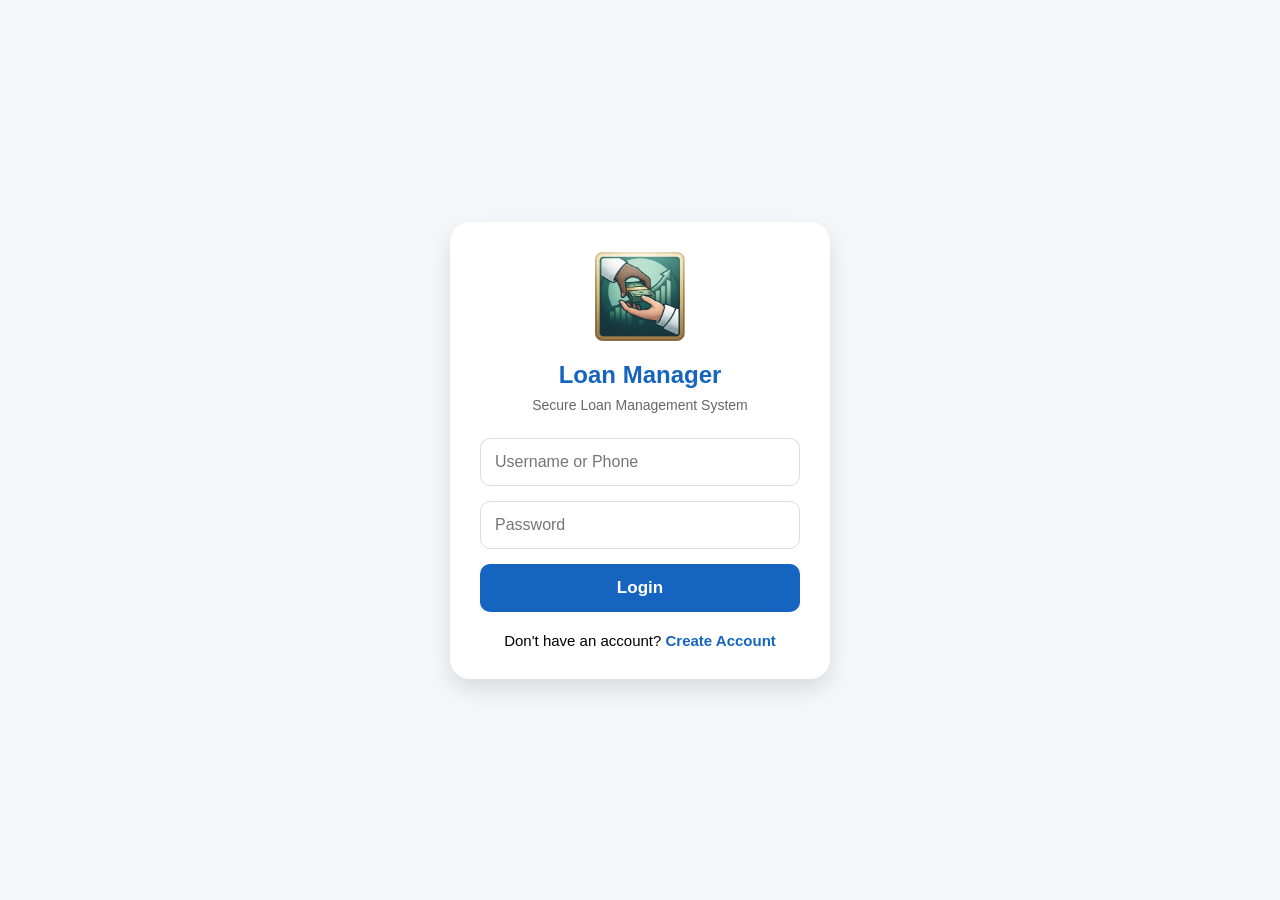
<file: index.html>
<!DOCTYPE html>
<html lang="en">

<head>

<meta charset="UTF-8">

<meta name="viewport"
content="width=device-width, initial-scale=1.0">

<title>Loan Manager - Login</title>

<link rel="manifest" href="manifest.json">

<meta name="theme-color"
content="#1565C0">

<meta name="mobile-web-app-capable"
content="yes">

<meta name="apple-mobile-web-app-capable"
content="yes">

<link rel="stylesheet"
href="css/style.css">

</head>

<body>

<script>

// Auto Login

const savedUser =
localStorage.getItem("loggedInUser");

if(savedUser){

window.location.replace("dashboard.html");

}

</script>

<div class="login-container">

<div class="login-card">

<img
src="images/logo.png"
class="logo">

<h2>

Loan Manager

</h2>

<p class="subtitle">

Secure Loan Management System

</p>

<input

type="text"

id="username"

placeholder="Username or Phone"

autocomplete="username">

<input

type="password"

id="password"

placeholder="Password"

autocomplete="current-password">

<button

id="loginBtn">

Login

</button>

<p class="register-text">

Don't have an account?

<a href="register.html">

Create Account

</a>

</p>

</div>

</div>

<script src="js/db.js"></script>

<script src="js/login.js"></script>

<script>

if("serviceWorker" in navigator){

window.addEventListener("load",function(){

navigator.serviceWorker.register("service-worker.js");

});

}

</script>

</body>

</html>
</file>
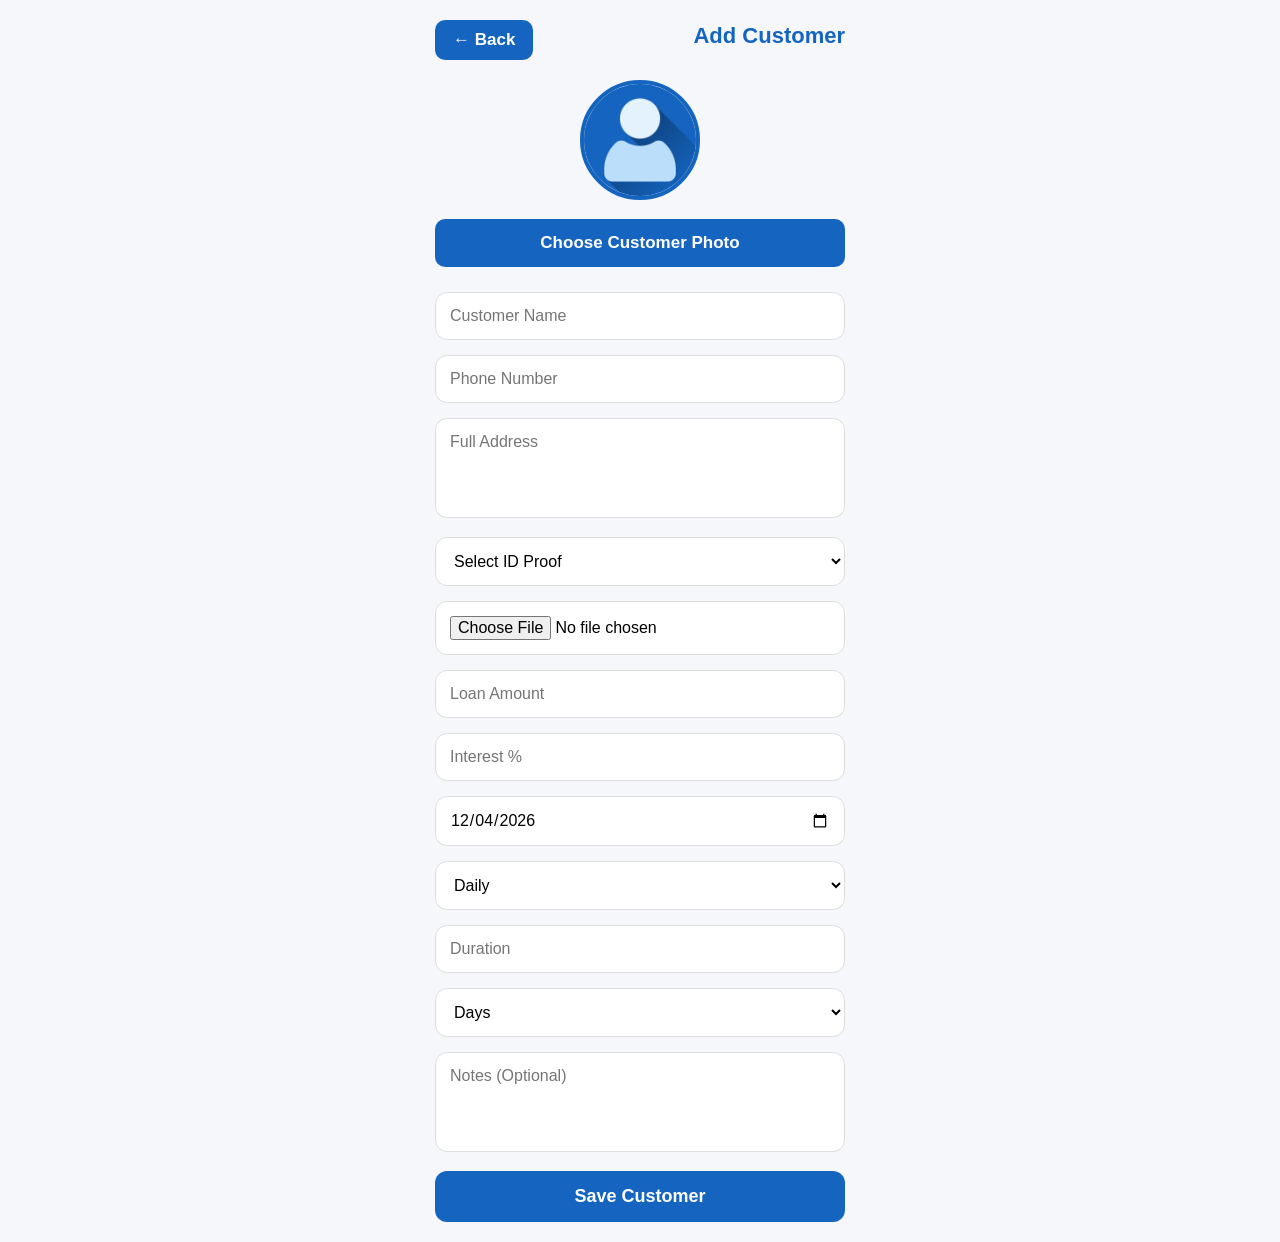
<file: add_customer.html>
<!DOCTYPE html>
<html lang="en">

<head>

<meta charset="UTF-8">
<meta name="viewport" content="width=device-width, initial-scale=1.0">

<title>Add Customer</title>

<link rel="stylesheet" href="css/style.css">
<link rel="stylesheet" href="css/forms.css">

</head>

<body>

<div class="container">

<div class="page-header">

<button onclick="history.back()">
← Back
</button>

<h2>Add Customer</h2>

</div>

<!-- Profile Photo -->

<div class="photo-section">

<img
id="previewPhoto"
src="images/user.png"
alt="Customer Photo">

<input
type="file"
id="photo"
accept="image/*"
hidden>

<button
type="button"
onclick="document.getElementById('photo').click()">

Choose Customer Photo

</button>

</div>

<!-- Basic Details -->

<input
type="text"
id="name"
placeholder="Customer Name">

<input
type="tel"
id="phone"
placeholder="Phone Number">

<textarea
id="address"
placeholder="Full Address"></textarea>

<!-- ID Proof -->

<select id="idType">

<option value="">Select ID Proof</option>

<option value="Aadhaar">
Aadhaar Card
</option>

<option value="PAN">
PAN Card
</option>

<option value="Driving Licence">
Driving Licence
</option>

<option value="Voter ID">
Voter ID
</option>

</select>

<input
type="file"
id="idPhoto"
accept="image/*">

<!-- Loan -->

<input
type="number"
id="loan"
placeholder="Loan Amount">

<input
type="number"
id="interest"
placeholder="Interest %">

<input
type="date"
id="loanDate">

<select id="paymentType">

<option value="Daily">
Daily
</option>

<option value="Weekly">
Weekly
</option>

<option value="Monthly">
Monthly
</option>

</select>

<input
type="number"
id="duration"
placeholder="Duration">

<select id="durationType">

<option value="Days">
Days
</option>

<option value="Months">
Months
</option>

<option value="Years">
Years
</option>

</select>

<!-- Notes -->

<textarea
id="notes"
placeholder="Notes (Optional)"></textarea>

<button id="saveBtn">

Save Customer

</button>

</div>

<script src="js/db.js"></script>
<script src="js/customer.js"></script>

</body>

</html>
</file>
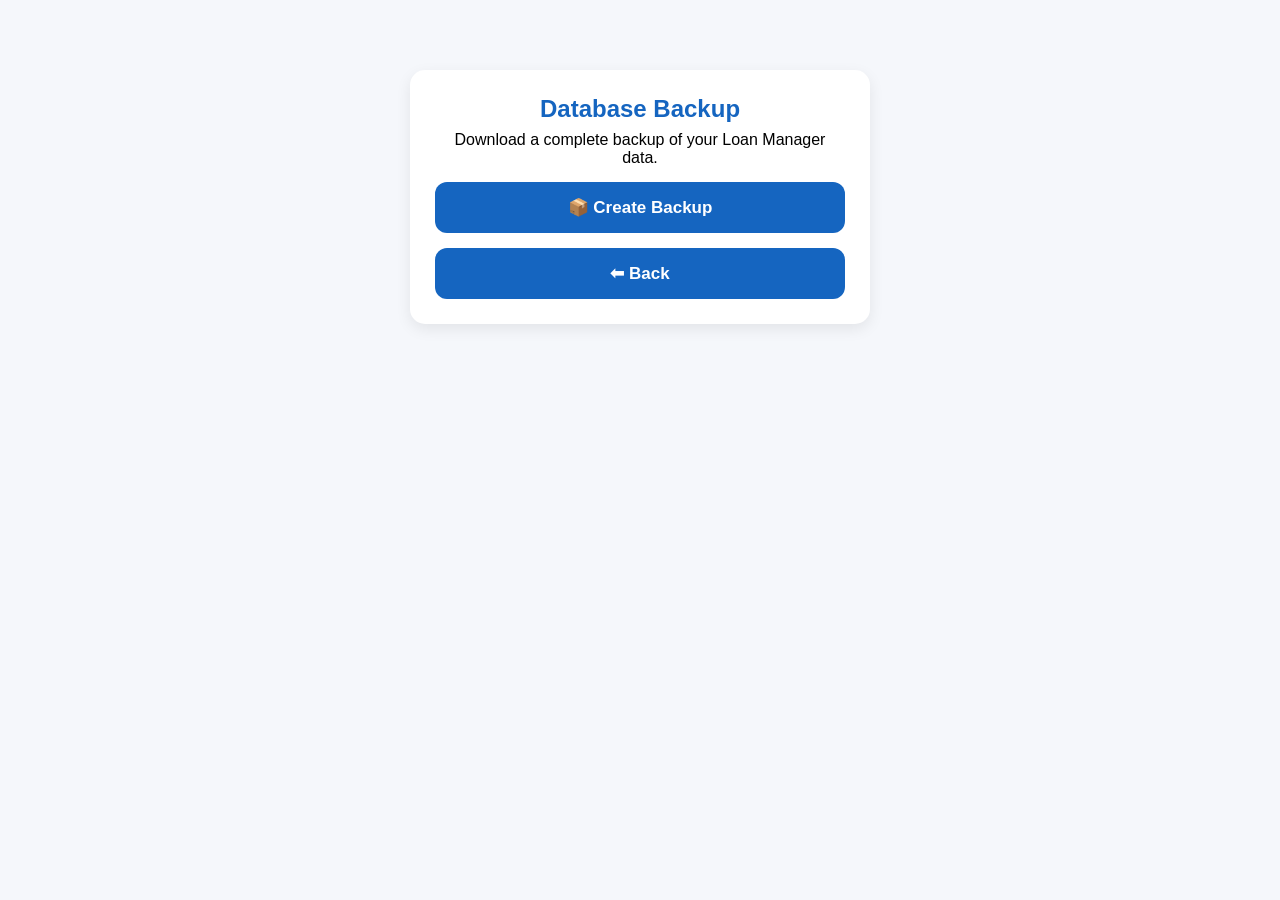
<file: backup.html>
<!DOCTYPE html>
<html lang="en">

<head>

<meta charset="UTF-8">
<meta name="viewport" content="width=device-width, initial-scale=1.0">

<title>Backup Database</title>

<link rel="stylesheet" href="css/style.css">

<style>

body{
font-family:Arial,sans-serif;
background:#f5f7fb;
}

.container{
max-width:500px;
margin:auto;
padding:20px;
}

.card{
background:#fff;
padding:25px;
border-radius:15px;
box-shadow:0 5px 15px rgba(0,0,0,.08);
text-align:center;
margin-top:50px;
}

button{
width:100%;
padding:15px;
margin-top:15px;
border:none;
border-radius:12px;
background:#1565C0;
color:#fff;
font-size:17px;
cursor:pointer;
}

button:hover{
background:#0D47A1;
}

</style>

</head>

<body>

<div class="container">

<div class="card">

<h2>Database Backup</h2>

<p>

Download a complete backup of your Loan Manager data.

</p>

<button id="backupBtn">

📦 Create Backup

</button>

<button onclick="history.back()">

⬅ Back

</button>

</div>

</div>

<script src="js/db.js"></script>
<script src="js/backup.js"></script>

</body>

</html>
</file>
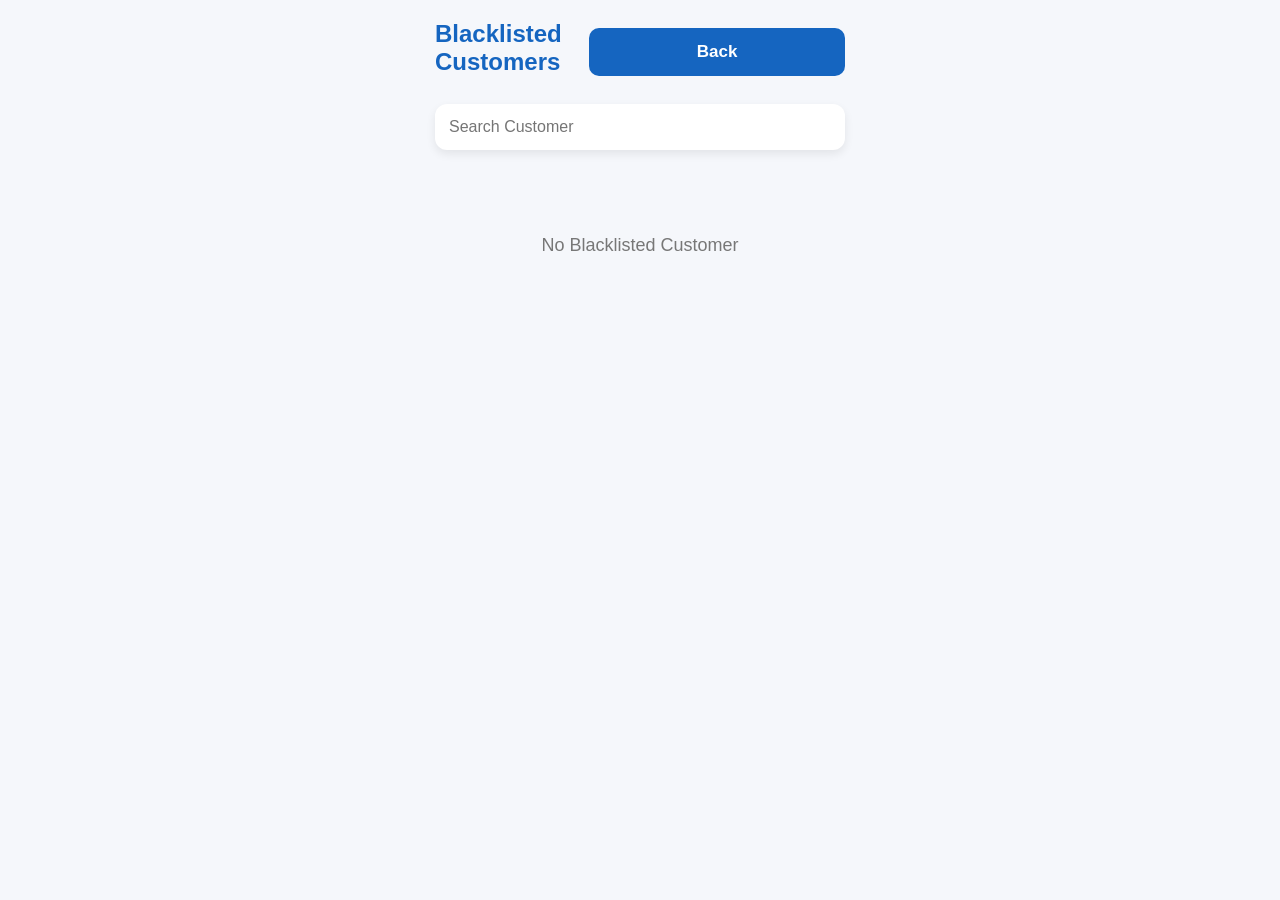
<file: blacklist.html>
<!DOCTYPE html>
<html lang="en">

<head>

<meta charset="UTF-8">
<meta name="viewport" content="width=device-width, initial-scale=1.0">

<title>Blacklist Customers</title>

<link rel="stylesheet" href="css/style.css">
<link rel="stylesheet" href="css/forms.css">

<style>

.header{
display:flex;
justify-content:space-between;
align-items:center;
margin-bottom:20px;
}

.search-box{
margin-bottom:20px;
}

.search-box input{
width:100%;
padding:14px;
border:none;
border-radius:12px;
box-shadow:0 4px 10px rgba(0,0,0,.08);
font-size:16px;
}

.customer-card{
background:#fff;
padding:15px;
border-radius:15px;
margin-bottom:15px;
display:flex;
justify-content:space-between;
align-items:center;
box-shadow:0 5px 15px rgba(0,0,0,.08);
}

.left{
display:flex;
align-items:center;
}

.left img{
width:60px;
height:60px;
border-radius:50%;
object-fit:cover;
margin-right:15px;
}

.buttons button{
margin-top:5px;
width:100%;
}

.empty{
text-align:center;
padding:50px;
color:#777;
font-size:18px;
}

</style>

</head>

<body>

<div class="container">

<div class="header">

<h2>Blacklisted Customers</h2>

<button onclick="history.back()">

Back

</button>

</div>

<div class="search-box">

<input
type="text"
id="searchInput"
placeholder="Search Customer">

</div>

<div id="blacklistContainer">

</div>

</div>

<script src="js/db.js"></script>
<script src="js/blacklist.js"></script>

</body>

</html>
</file>
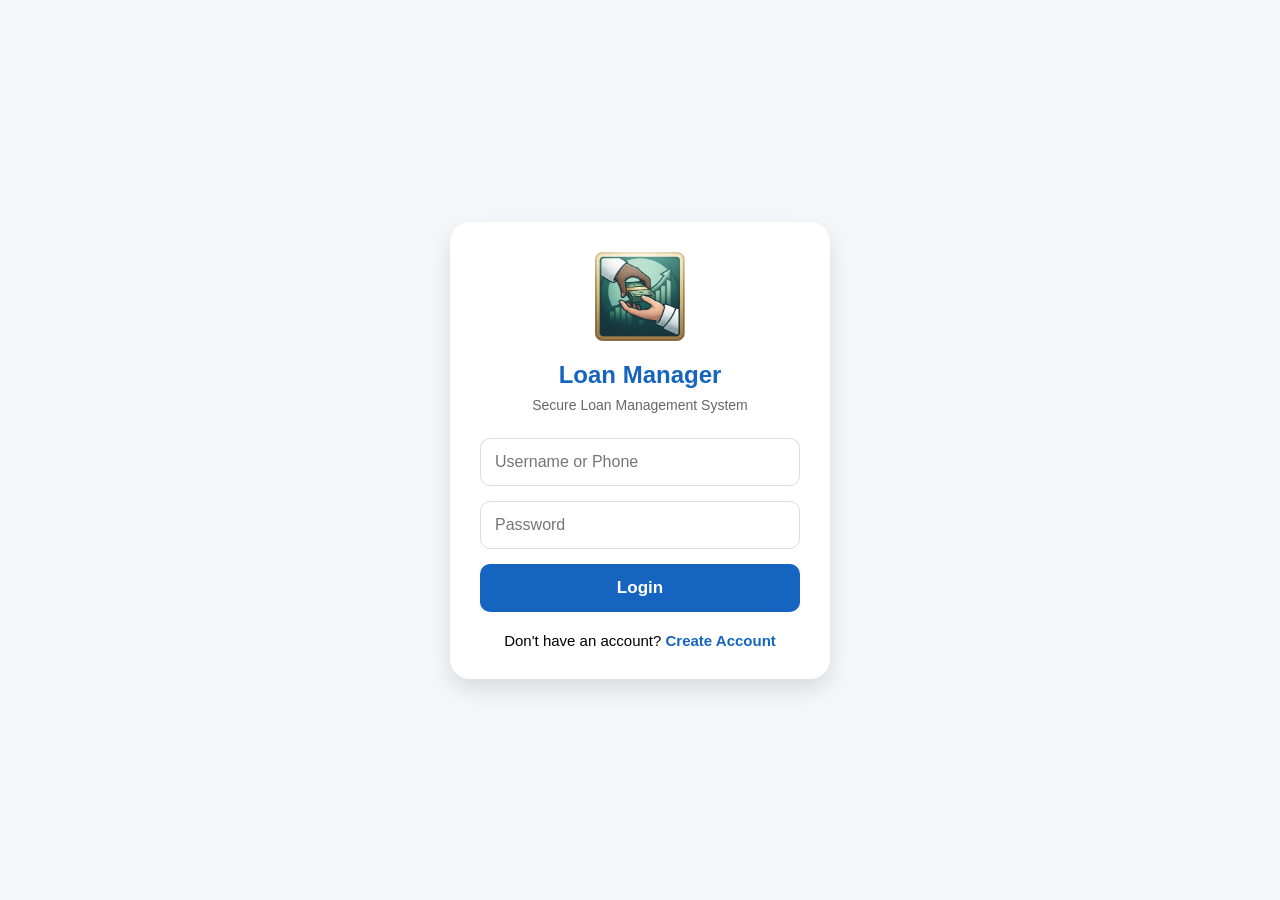
<file: dashboard.html>
<!DOCTYPE html>
<html lang="en">

<head>

<meta charset="UTF-8">
<meta name="viewport" content="width=device-width,initial-scale=1.0">

<title>Loan Manager Dashboard</title>

<link rel="stylesheet" href="css/dashboard.css">

</head>

<body>

<div class="container">

    <!-- Header -->
    <div class="header">

        <div class="profile" id="profileBtn">
            <img id="profileImage" src="images/user.png" alt="Profile">
        </div>

        <div class="header-text">

            <h2>Loan Manager</h2>

            <p id="welcomeText">
                Welcome
            </p>

        </div>

        <div class="menu-btn" id="menuBtn">
            ⋮
        </div>

    </div>

    <!-- Popup Menu -->

    <div class="menu-popup" id="menuPopup">

        <div class="menu-item" id="paymentHistoryBtn">

            💰 Payment History

        </div>

        <div class="menu-item" id="blacklistBtn">

            🚫 Blacklist

        </div>

        <div class="menu-item" id="backupBtn">

            💾 Backup

        </div>

        <div class="menu-item" id="restoreBtn">

            📂 Restore

        </div>

        <div class="menu-item" id="logoutBtn">

            🚪 Logout

        </div>

    </div>

    <!-- Balance Card -->

    <div class="balance-card">

        <p>Total Outstanding</p>

        <h1 id="totalBalance">

            ₹0

        </h1>

    </div>

    <!-- Search -->

    <div class="search-box">

        <input
        type="text"
        id="searchInput"
        placeholder="Search Customer">

    </div>

    <!-- Customer List -->

    <div id="customerList">

    </div>

</div>

<!-- Floating Button -->

<button class="fab" id="addCustomerBtn">

+

</button>

<script src="js/db.js"></script>
<script src="js/dashboard.js"></script>

</body>

</html>
</file>
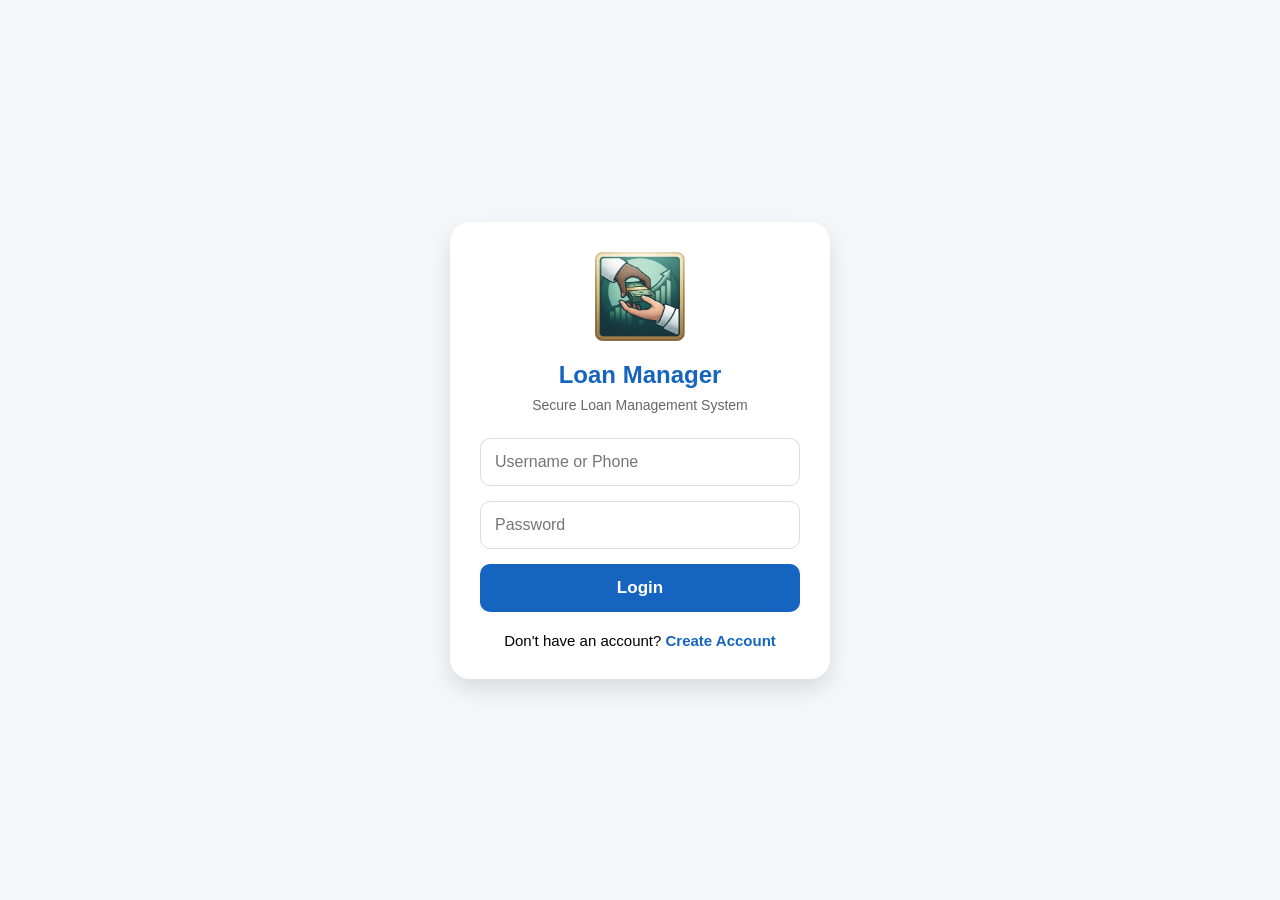
<file: edit-customer.html>
<!DOCTYPE html>
<html lang="en">

<head>

<meta charset="UTF-8">
<meta name="viewport" content="width=device-width, initial-scale=1.0">

<title>Edit Customer</title>

<link rel="stylesheet" href="css/style.css">
<link rel="stylesheet" href="css/forms.css">

<style>

body{
background:#f5f7fb;
font-family:Arial,sans-serif;
}

.container{
max-width:550px;
margin:auto;
padding:20px;
}

.card{
background:#fff;
padding:20px;
border-radius:18px;
box-shadow:0 5px 20px rgba(0,0,0,.08);
}

h2{
text-align:center;
margin-bottom:20px;
}

.photo{
text-align:center;
margin-bottom:20px;
}

.photo img{
width:120px;
height:120px;
border-radius:50%;
object-fit:cover;
border:3px solid #1565C0;
background:#eee;
}

.photo input{
margin-top:10px;
}

input,
select{
width:100%;
padding:14px;
margin-top:12px;
border:none;
border-radius:12px;
background:#f2f2f2;
font-size:16px;
box-sizing:border-box;
}

button{
width:100%;
padding:15px;
margin-top:18px;
border:none;
border-radius:12px;
background:#1565C0;
color:#fff;
font-size:16px;
font-weight:bold;
cursor:pointer;
}

button:hover{
background:#0D47A1;
}

</style>

</head>

<body>

<div class="container">

<div class="card">

<h2>Edit Customer</h2>

<div class="photo">

<img id="preview" src="images/user.png">

<br>

<input
type="file"
id="photo"
accept="image/*">

</div>

<input
type="text"
id="name"
placeholder="Customer Name">

<input
type="text"
id="phone"
placeholder="Phone Number">

<input
type="text"
id="address"
placeholder="Address">

<input
type="number"
id="loan"
placeholder="Loan Amount">

<input
type="number"
id="interest"
placeholder="Interest %">

<select id="paymentType">

<option>Daily</option>

<option>Weekly</option>

<option>Monthly</option>

</select>

<input
type="number"
id="duration"
placeholder="Duration">

<select id="durationType">

<option>Days</option>

<option>Weeks</option>

<option>Months</option>

</select>

<button id="updateBtn">

💾 Update Customer

</button>

</div>

</div>

<script src="js/db.js"></script>
<script src="js/edit-customer.js"></script>

</body>

</html>
</file>
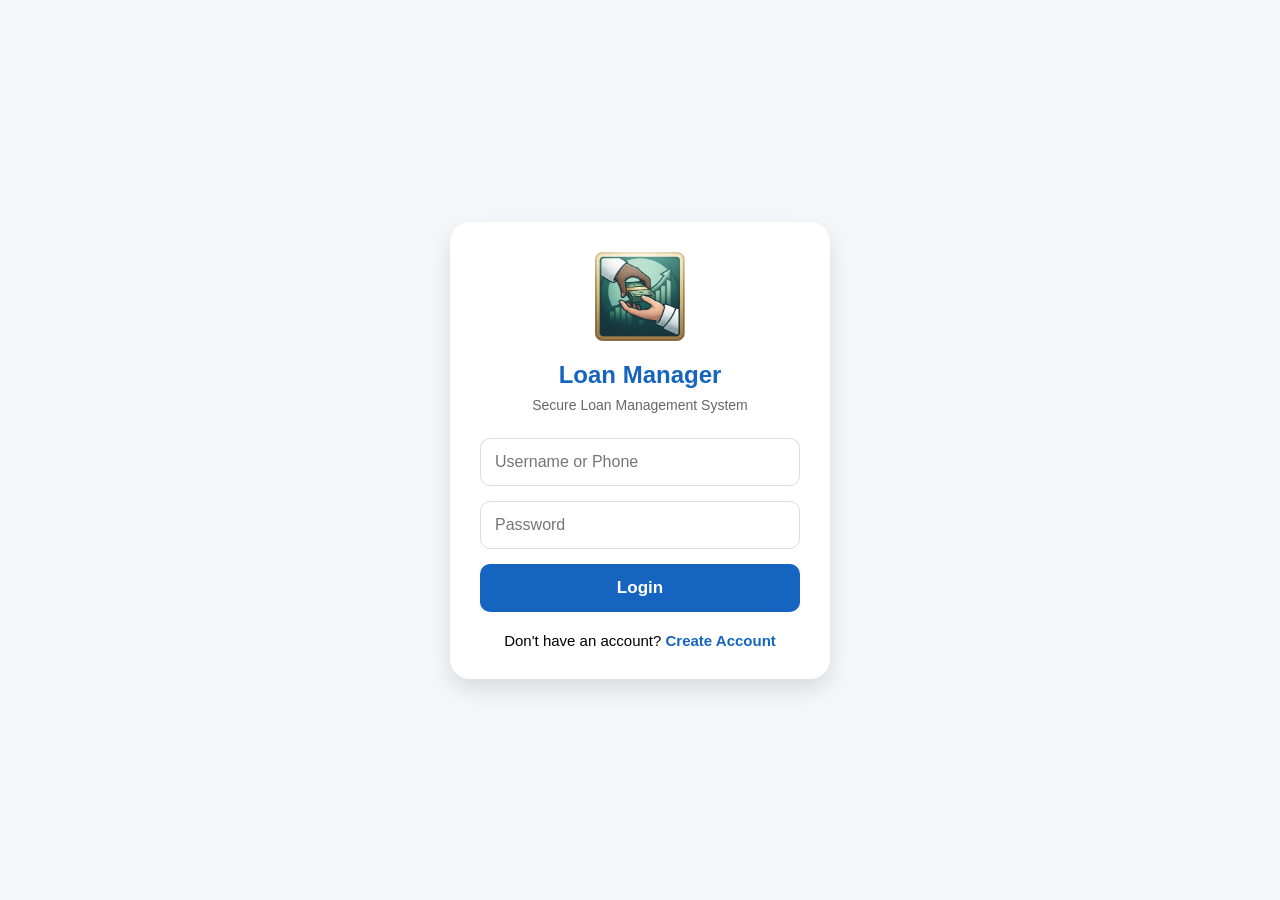
<file: payment-history.html>
<!DOCTYPE html>
<html lang="en">

<head>

<meta charset="UTF-8">
<meta name="viewport" content="width=device-width, initial-scale=1.0">

<title>Payment History</title>

<link rel="stylesheet" href="css/style.css">
<link rel="stylesheet" href="css/forms.css">

<style>

.header{
display:flex;
justify-content:space-between;
align-items:center;
margin-bottom:20px;
}

.history-card{

background:#fff;

padding:15px;

border-radius:15px;

margin-bottom:15px;

box-shadow:0 5px 15px rgba(0,0,0,.08);

}

.history-card h3{

margin:0;
color:#1565C0;

}

.history-card p{

margin:6px 0;

}

.empty{

text-align:center;

padding:40px;

color:#777;

font-size:18px;

}

.total{

background:#1565C0;

color:#fff;

padding:15px;

border-radius:15px;

margin-bottom:20px;

text-align:center;

font-size:20px;

font-weight:bold;

}

</style>

</head>

<body>

<div class="container">

<div class="header">

<h2>Payment History</h2>

<button onclick="history.back()">

Back

</button>

</div>

<div
id="totalPayment"
class="total">

₹0

</div>

<div
id="historyList">

</div>

</div>

<script src="js/db.js"></script>

<script src="js/payment-history.js"></script>

</body>

</html>
</file>
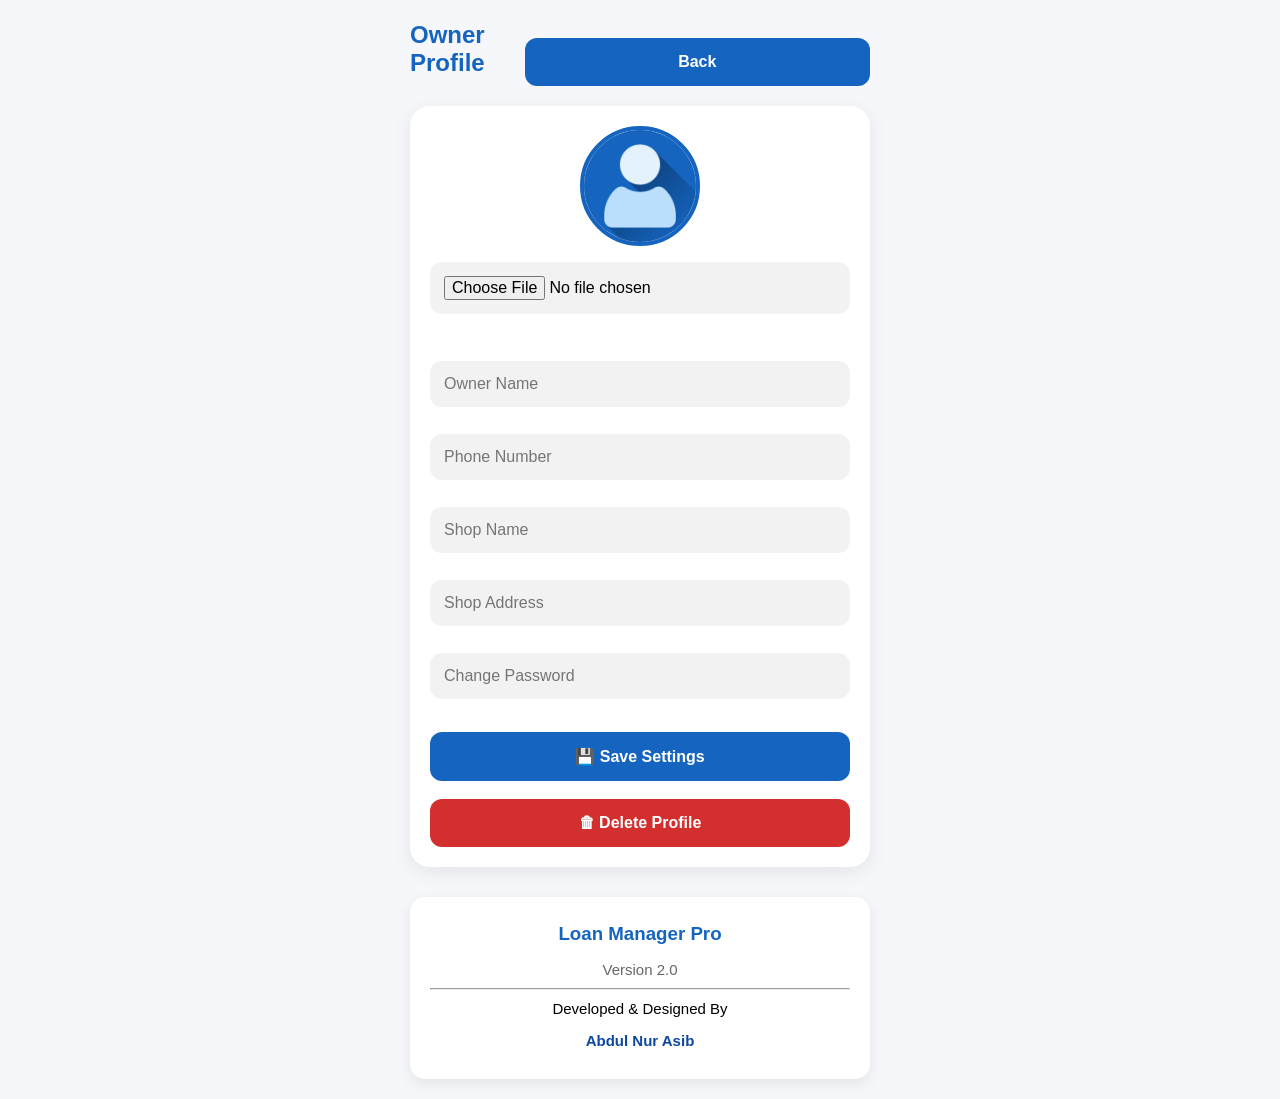
<file: profile.html>
<!DOCTYPE html>
<html lang="en">

<head>

<meta charset="UTF-8">
<meta name="viewport" content="width=device-width, initial-scale=1.0">

<title>Profile</title>

<link rel="stylesheet" href="css/style.css">
<link rel="stylesheet" href="css/forms.css">

<style>

body{
background:#f5f7fb;
font-family:Arial,sans-serif;
}

.container{
max-width:500px;
margin:auto;
padding:20px;
}

.header{
display:flex;
justify-content:space-between;
align-items:center;
margin-bottom:20px;
}

.profile-card{

background:#fff;

padding:20px;

border-radius:20px;

box-shadow:0 5px 20px rgba(0,0,0,.08);

}

.photo{

text-align:center;

margin-bottom:20px;

}

.photo img{

width:120px;

height:120px;

border-radius:50%;

object-fit:cover;

border:4px solid #1565C0;

background:#eee;

}

.photo input{

margin-top:12px;

}

input{

width:100%;

padding:14px;

margin-top:12px;

border:none;

border-radius:12px;

background:#f2f2f2;

font-size:16px;

box-sizing:border-box;

}

button{

width:100%;

padding:15px;

margin-top:18px;

border:none;

border-radius:12px;

background:#1565C0;

color:white;

font-size:16px;

font-weight:bold;

cursor:pointer;

}

button:hover{

background:#0D47A1;

}

.creator{

margin-top:30px;

padding:20px;

background:#fff;

border-radius:15px;

text-align:center;

box-shadow:0 5px 15px rgba(0,0,0,.08);

line-height:1.8;

}

.creator h3{

margin:0;

color:#1565C0;

}

.creator p{

margin:5px 0;

font-size:15px;

}

.version{

color:#666;

}

.developer{

font-size:18px;

font-weight:bold;

color:#0D47A1;

}

</style>

</head>

<body>

<div class="container">

<div class="header">

<h2>Owner Profile</h2>

<button onclick="history.back()">

Back

</button>

</div>

<div class="profile-card">

<div class="photo">

<img
id="profilePreview"
src="images/user.png">

<br>

<input
type="file"
id="profilePhoto"
accept="image/*">

</div>

<input
type="text"
id="ownerName"
placeholder="Owner Name">

<input
type="text"
id="ownerPhone"
placeholder="Phone Number">

<input
type="text"
id="shopName"
placeholder="Shop Name">

<input
type="text"
id="ownerAddress"
placeholder="Shop Address">

<input
type="password"
id="newPassword"
placeholder="Change Password">

<button
id="saveProfile">

💾 Save Settings

</button>

<button id="deleteProfile" style="background:#d32f2f;">
🗑 Delete Profile
</button>

</div>

<div class="creator">

<h3>Loan Manager Pro</h3>

<p class="version">

Version 2.0

</p>

<hr>

<p>

Developed & Designed By

</p>

<p class="developer">

Abdul Nur Asib

</p>

</div>

</div>

<script src="js/db.js"></script>
<script src="js/profile.js"></script>

</body>

</html>
</file>
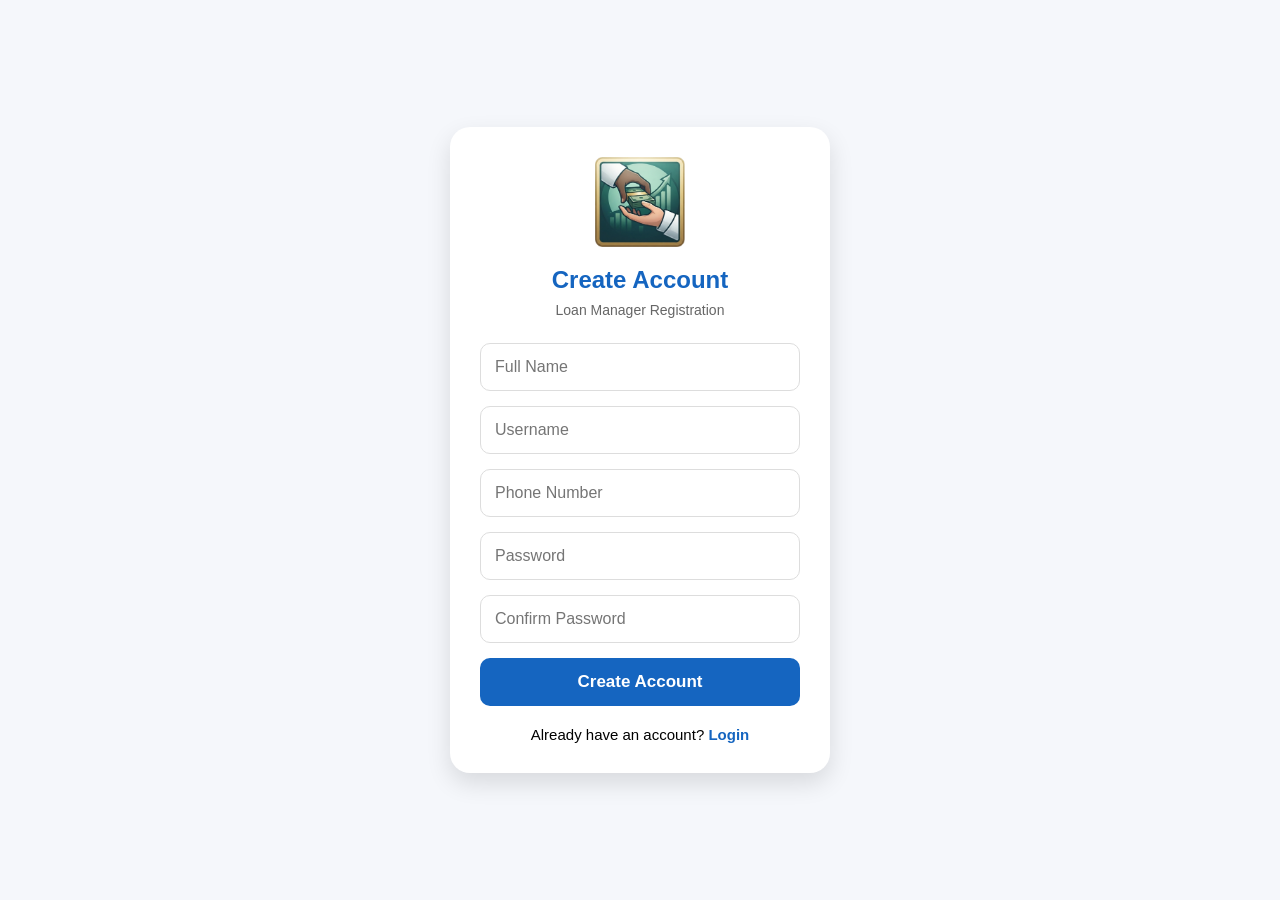
<file: register.html>
<!DOCTYPE html>
<html lang="en">

<head>

<meta charset="UTF-8">
<meta name="viewport" content="width=device-width, initial-scale=1.0">

<title>Create Account</title>

<link rel="stylesheet" href="css/style.css">

</head>

<body>

<div class="login-container">

<div class="login-card">

<img src="images/logo.png" class="logo">

<h2>Create Account</h2>

<p class="subtitle">
Loan Manager Registration
</p>

<input
type="text"
id="name"
placeholder="Full Name">

<input
type="text"
id="username"
placeholder="Username">

<input
type="tel"
id="phone"
placeholder="Phone Number">

<input
type="password"
id="password"
placeholder="Password">

<input
type="password"
id="confirmPassword"
placeholder="Confirm Password">

<button id="registerBtn">
Create Account
</button>

<p class="register-text">

Already have an account?

<a href="index.html">
Login
</a>

</p>

</div>

</div>

<script src="js/db.js"></script>
<script src="js/register.js"></script>

</body>

</html>
</file>
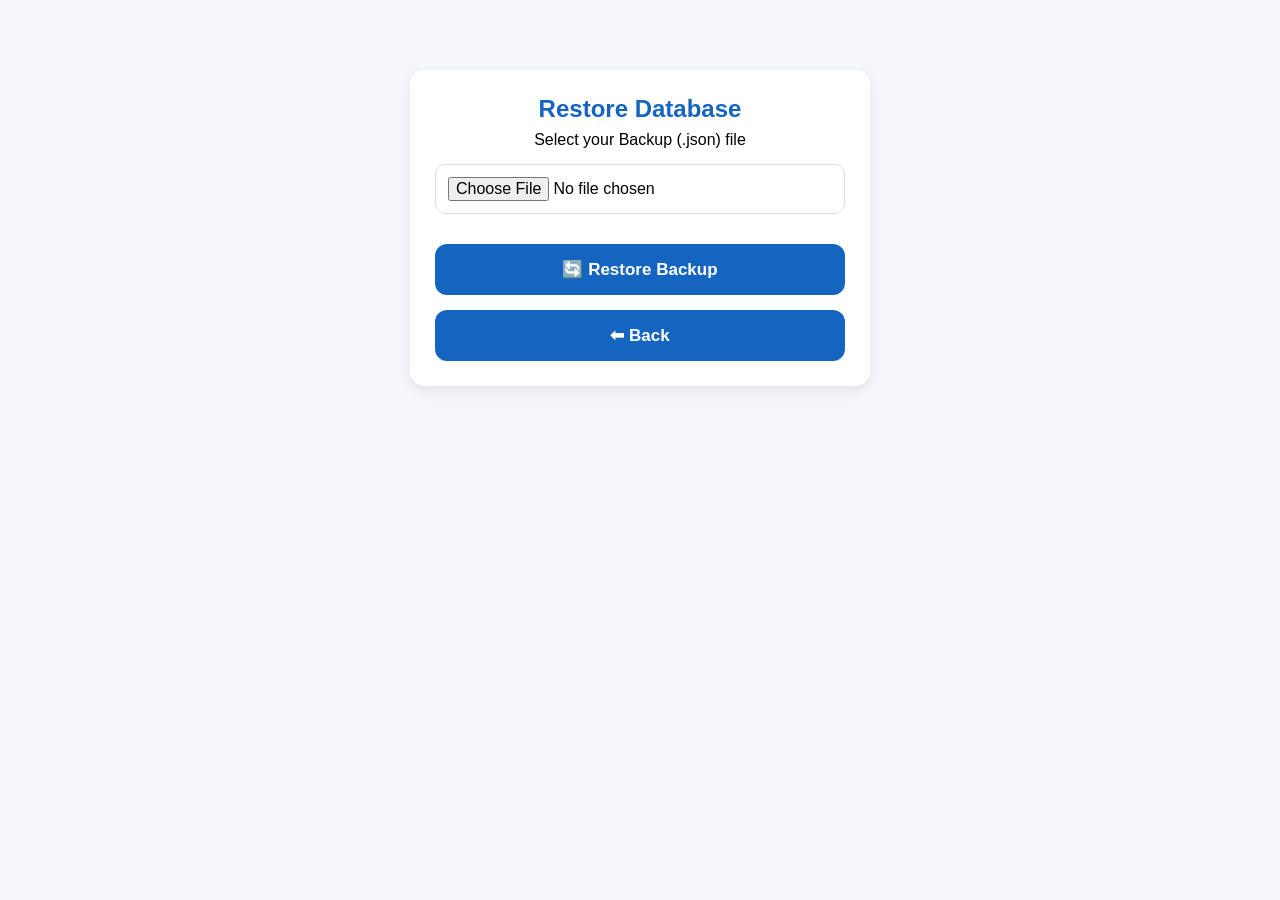
<file: restore.html>
<!DOCTYPE html>
<html lang="en">

<head>

<meta charset="UTF-8">
<meta name="viewport" content="width=device-width, initial-scale=1.0">

<title>Restore Database</title>

<link rel="stylesheet" href="css/style.css">

<style>

body{
font-family:Arial,sans-serif;
background:#f5f7fb;
}

.container{
max-width:500px;
margin:auto;
padding:20px;
}

.card{
background:#fff;
padding:25px;
border-radius:15px;
box-shadow:0 5px 15px rgba(0,0,0,.08);
text-align:center;
margin-top:50px;
}

input{
width:100%;
padding:12px;
margin-top:15px;
}

button{
width:100%;
padding:15px;
margin-top:15px;
border:none;
border-radius:12px;
background:#1565C0;
color:#fff;
font-size:17px;
cursor:pointer;
}

button:hover{
background:#0D47A1;
}

</style>

</head>

<body>

<div class="container">

<div class="card">

<h2>Restore Database</h2>

<p>Select your Backup (.json) file</p>

<input
type="file"
id="restoreFile"
accept=".json">

<button id="restoreBtn">

🔄 Restore Backup

</button>

<button onclick="history.back()">

⬅ Back

</button>

</div>

</div>

<script src="js/db.js"></script>
<script src="js/restore.js"></script>

</body>

</html>
</file>
<file: css/style.css>
*{
    margin:0;
    padding:0;
    box-sizing:border-box;
    font-family:Arial,sans-serif;
}

body{
    background:#f5f7fb;
}

.login-container{
    width:100%;
    height:100vh;
    display:flex;
    justify-content:center;
    align-items:center;
    padding:20px;
}

.login-card{
    width:100%;
    max-width:380px;
    background:#fff;
    border-radius:20px;
    padding:30px;
    box-shadow:0 10px 25px rgba(0,0,0,.12);
    text-align:center;
}

.logo{
    width:90px;
    height:90px;
    object-fit:contain;
    margin-bottom:15px;
}

h2{
    color:#1565C0;
    margin-bottom:8px;
}

.subtitle{
    color:#666;
    margin-bottom:25px;
    font-size:14px;
}

input{
    width:100%;
    padding:14px;
    margin-bottom:15px;
    border:1px solid #ddd;
    border-radius:10px;
    outline:none;
    font-size:16px;
}

input:focus{
    border-color:#1565C0;
}

button{
    width:100%;
    padding:14px;
    background:#1565C0;
    color:#fff;
    border:none;
    border-radius:10px;
    font-size:17px;
    font-weight:bold;
    cursor:pointer;
}

button:hover{
    background:#0D47A1;
}

.register-text{
    margin-top:20px;
    font-size:15px;
}

.register-text a{
    text-decoration:none;
    color:#1565C0;
    font-weight:bold;
}

.container{
    width:100%;
    max-width:450px;
    margin:auto;
    padding:20px;
}
</file>
<file: css/forms.css>
/* ===========================
   Loan Manager Pro
   forms.css
=========================== */

.page-header{
    display:flex;
    align-items:center;
    justify-content:space-between;
    margin-bottom:20px;
}

.page-header h2{
    color:#1565C0;
    font-size:22px;
}

.page-header button{
    width:auto;
    padding:10px 18px;
    border:none;
    border-radius:10px;
    background:#1565C0;
    color:#fff;
    cursor:pointer;
}

.photo-section{
    text-align:center;
    margin-bottom:25px;
}

.photo-section img{
    width:120px;
    height:120px;
    border-radius:50%;
    object-fit:cover;
    border:4px solid #1565C0;
    background:#eee;
    margin-bottom:15px;
}

.photo-section button{
    width:100%;
}

input,
select,
textarea{

    width:100%;
    padding:14px;
    margin-bottom:15px;

    border:1px solid #ddd;
    border-radius:12px;

    font-size:16px;

    outline:none;

    background:#fff;

}

input:focus,
select:focus,
textarea:focus{

    border-color:#1565C0;

}

textarea{

    resize:none;
    min-height:100px;

}

#saveBtn{

    width:100%;

    padding:15px;

    border:none;

    border-radius:12px;

    background:#1565C0;

    color:white;

    font-size:18px;

    font-weight:bold;

    cursor:pointer;

}

#saveBtn:hover{

    background:#0D47A1;

}

.card{

    background:#fff;

    border-radius:15px;

    padding:15px;

    box-shadow:0 5px 15px rgba(0,0,0,.08);

    margin-bottom:15px;

}

.action-btn{

    width:100%;

    margin-top:10px;

}

@media(max-width:480px){

    .container{

        padding:15px;

    }

    .photo-section img{

        width:100px;
        height:100px;

    }

}
</file>
<file: css/dashboard.css>
*{
    margin:0;
    padding:0;
    box-sizing:border-box;
    font-family:Arial,sans-serif;
}

body{
    background:#f4f7fb;
}

.container{
    max-width:450px;
    margin:auto;
    padding:15px;
}

/* Header */

.header{
    display:flex;
    align-items:center;
    justify-content:space-between;
    margin-bottom:20px;
}

.profile{
    width:55px;
    height:55px;
    border-radius:50%;
    overflow:hidden;
    background:#ddd;
    cursor:pointer;
}

.profile img{
    width:100%;
    height:100%;
    object-fit:cover;
}

.header-text{
    flex:1;
    margin-left:15px;
}

.header-text h2{
    color:#1565C0;
    font-size:22px;
}

.header-text p{
    color:#666;
    font-size:14px;
}

.menu-btn{
    font-size:28px;
    cursor:pointer;
    user-select:none;
}

/* Popup Menu */

.menu-popup{
    display:none;
    position:absolute;
    right:15px;
    top:70px;
    width:210px;
    background:#fff;
    border-radius:15px;
    box-shadow:0 8px 20px rgba(0,0,0,.15);
    overflow:hidden;
    z-index:999;
}

.menu-item{
    padding:15px;
    cursor:pointer;
    border-bottom:1px solid #eee;
    font-size:16px;
}

.menu-item:last-child{
    border-bottom:none;
}

.menu-item:hover{
    background:#f1f1f1;
}

/* Balance Card */

.balance-card{
    background:linear-gradient(135deg,#1565C0,#42A5F5);
    color:#fff;
    border-radius:20px;
    padding:25px;
    margin-bottom:20px;
    box-shadow:0 10px 20px rgba(0,0,0,.15);
}

.balance-card p{
    font-size:15px;
    opacity:.9;
}

.balance-card h1{
    margin-top:10px;
    font-size:34px;
}

/* Search */

.search-box{
    margin-bottom:20px;
}

.search-box input{
    width:100%;
    padding:14px;
    border:none;
    border-radius:12px;
    background:#fff;
    box-shadow:0 3px 10px rgba(0,0,0,.08);
    font-size:16px;
    outline:none;
}

/* Customer Card */

.customer-card{
    display:flex;
    align-items:center;
    justify-content:space-between;
    background:#fff;
    padding:15px;
    border-radius:15px;
    margin-bottom:12px;
    box-shadow:0 5px 12px rgba(0,0,0,.08);
    cursor:pointer;
}

.customer-left{
    display:flex;
    align-items:center;
}

.customer-photo{
    width:55px;
    height:55px;
    border-radius:50%;
    overflow:hidden;
    background:#ddd;
}

.customer-photo img{
    width:100%;
    height:100%;
    object-fit:cover;
}

.customer-info{
    margin-left:15px;
}

.customer-info h3{
    font-size:18px;
    color:#222;
}

.customer-info p{
    font-size:14px;
    color:#666;
    margin-top:4px;
}

.customer-balance{
    color:#1565C0;
    font-size:18px;
    font-weight:bold;
}

/* Floating Button */

.fab{
    position:fixed;
    right:20px;
    bottom:20px;
    width:65px;
    height:65px;
    border:none;
    border-radius:50%;
    background:#1565C0;
    color:#fff;
    font-size:34px;
    cursor:pointer;
    box-shadow:0 10px 20px rgba(0,0,0,.25);
}

.fab:hover{
    background:#0D47A1;
}
</file>
